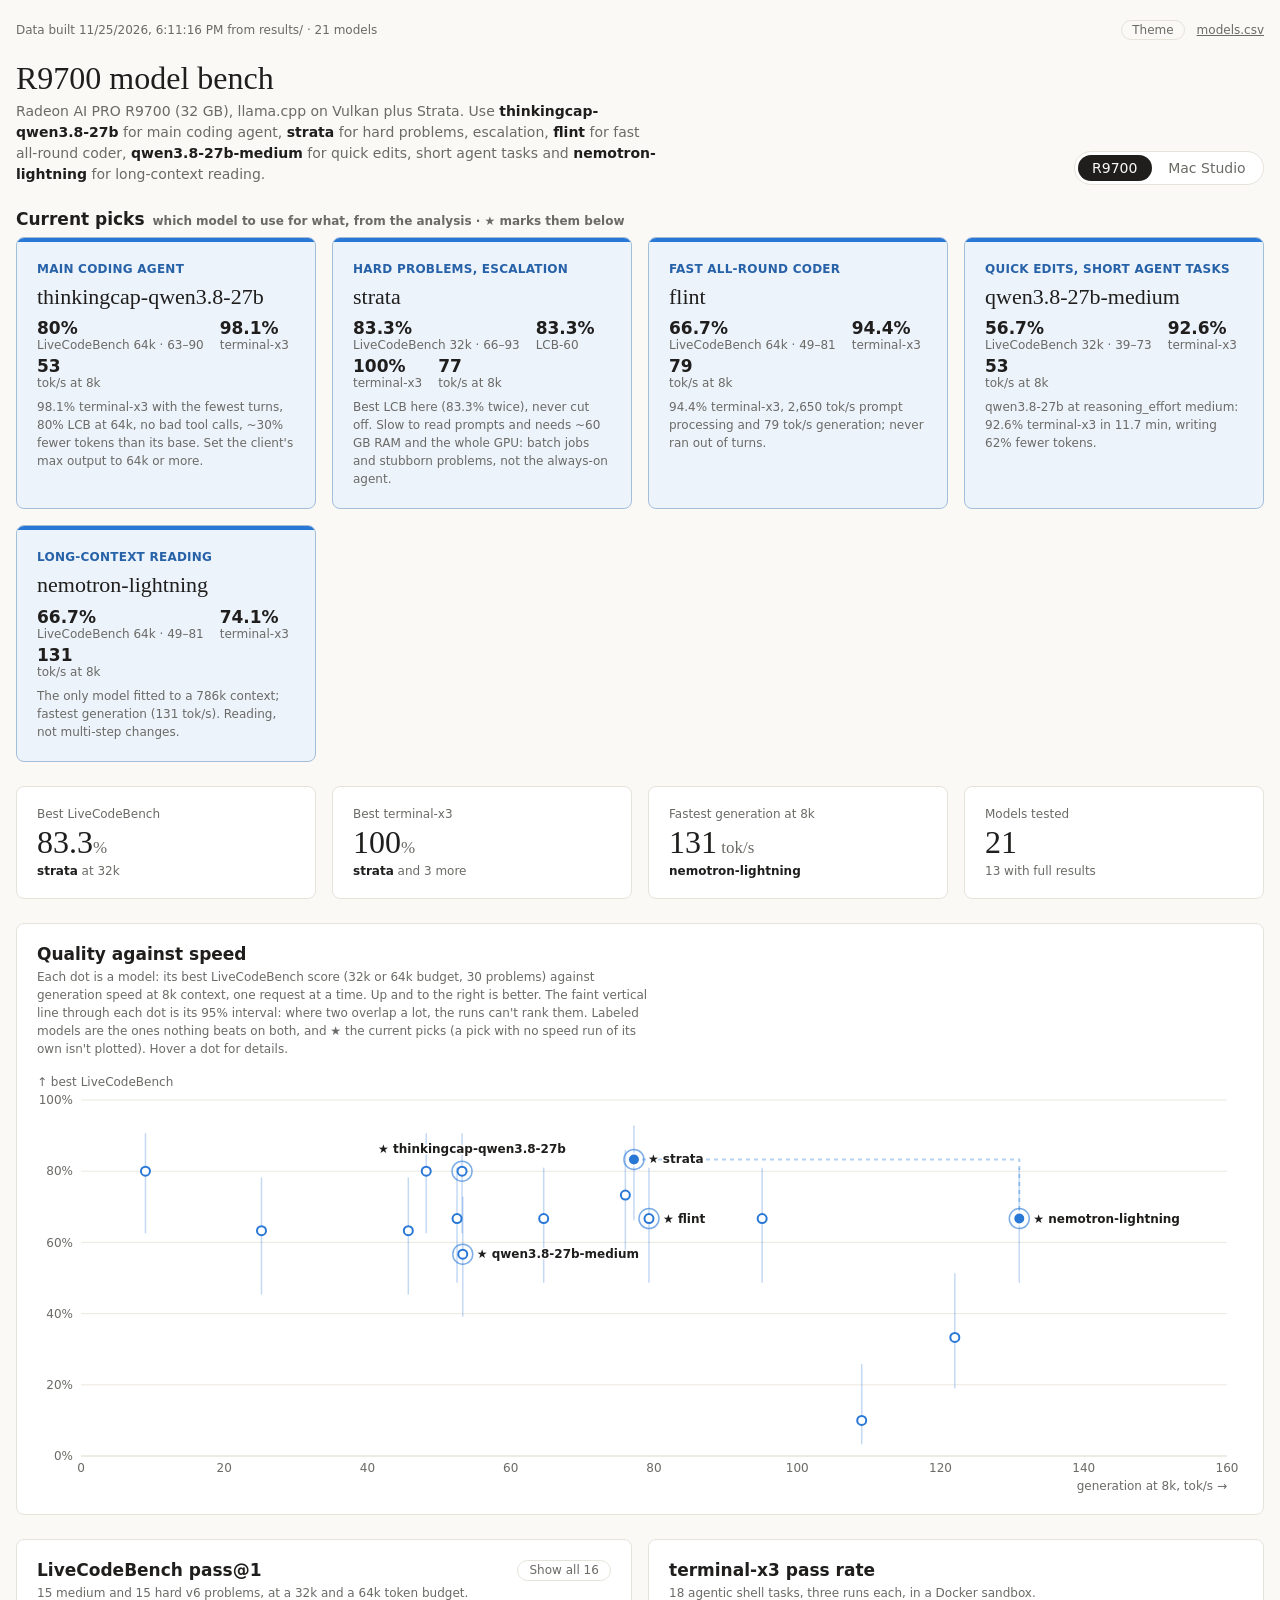
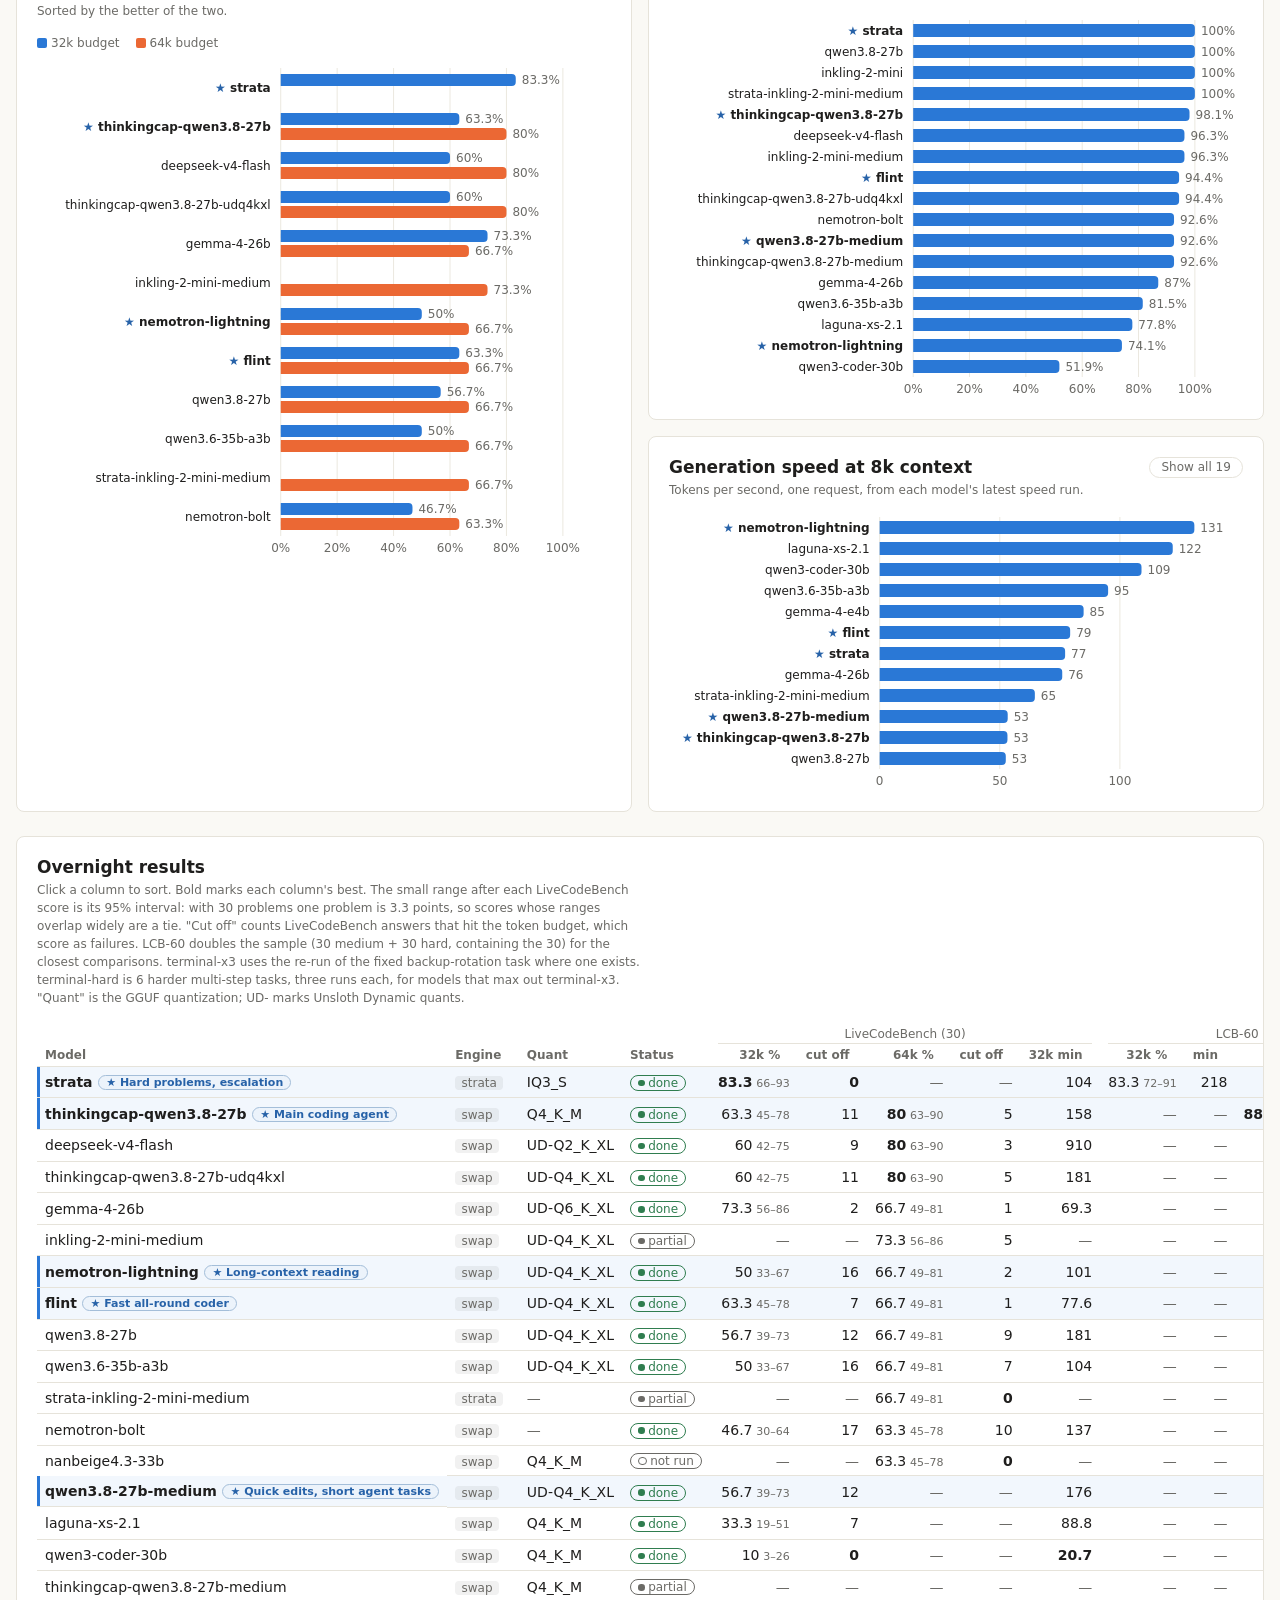
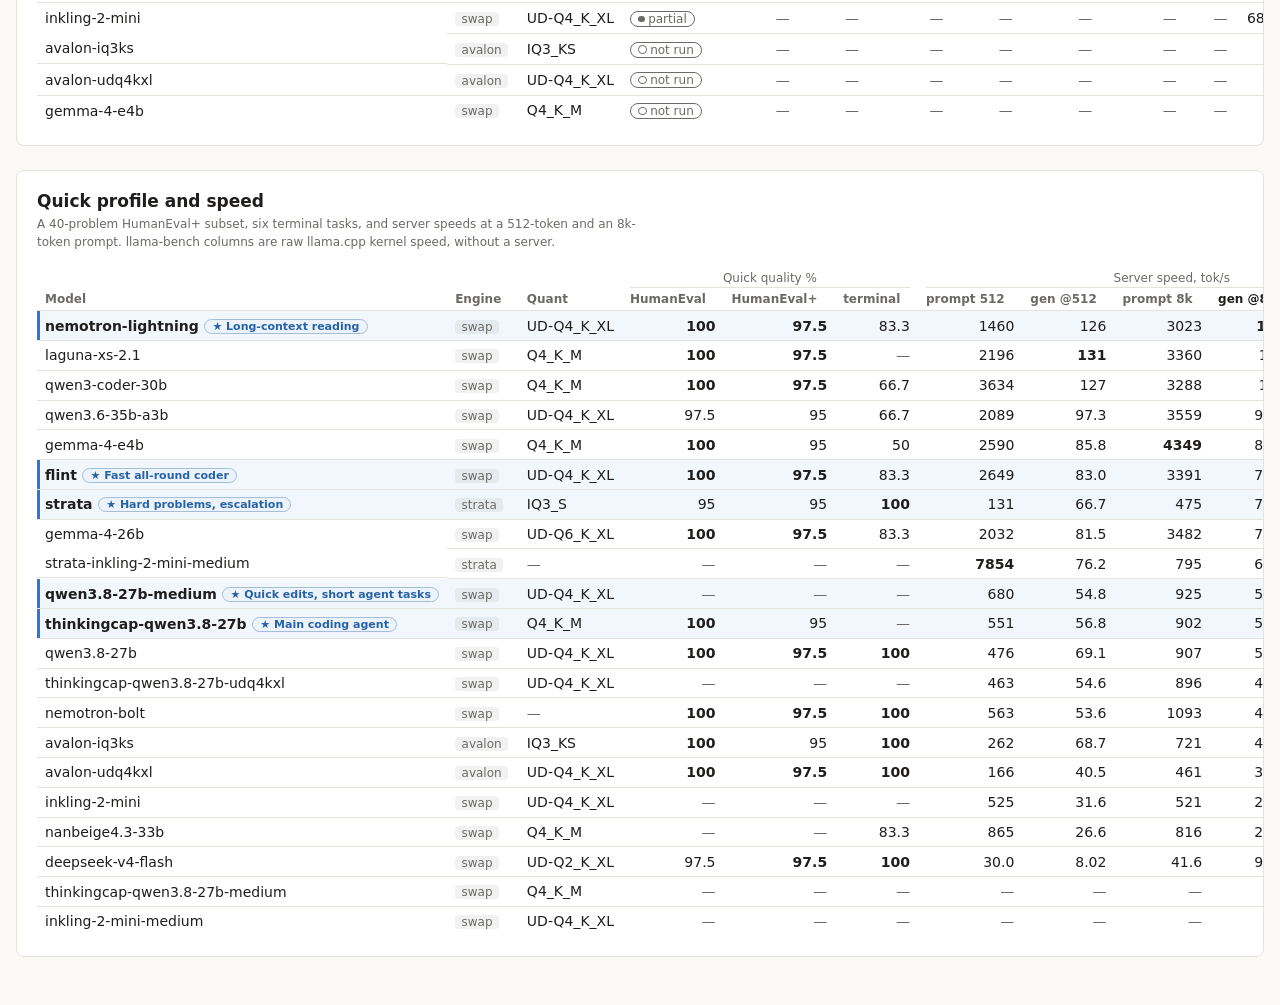
<file: dashboard/index.html>
<!doctype html>
<html lang="en">
<head>
<meta charset="utf-8">
<meta name="viewport" content="width=device-width, initial-scale=1">
<title>Model bench</title>
<link rel="icon" href="favicon.svg" type="image/svg+xml">
<link rel="stylesheet" href="theme.css">
</head>
<body>
<div class="shell">
  <div class="shell-bar">
    <span id="updated">Loading…</span>
    <span class="shell-actions">
      <button type="button" id="theme-toggle" aria-label="Toggle light or dark theme">Theme</button>
      <a id="csv-link" href="data/models.csv" download>models.csv</a>
    </span>
  </div>
  <div id="dash-root"></div>
</div>

<script src="vendor/d3.v7.9.0.min.js"></script>
<script>
// Datasets the page reads, by id. `aibench dashboard` writes these files.
window.DASH_DATASETS = { models: 'data/models.csv', mac: 'data-mac/models.csv' };
</script>
<script src="dash-local.js"></script>
</body>
</html>
</file>
<file: dashboard/theme.css>
/* Design tokens page.html uses. On claude.ai the Dashboard type supplies these;
   locally this file does, in light and dark. */
:root {
  color-scheme: light;
  --font-anthropic-sans: system-ui, -apple-system, "Segoe UI", Roboto, "Helvetica Neue", Arial, sans-serif;
  --font-anthropic-serif: "Iowan Old Style", "Palatino Linotype", Palatino, Georgia, serif;

  --color-fg: #1f1e1d;
  --color-fg-muted: #6b6a66;
  --color-bg: #faf9f5;
  --color-panel: #ffffff;
  --color-border-line: #e6e3da;
  --color-ok: #2f7d4f;
  --color-warn: #b26a00;
  --color-bad: #c0392b;

  /* Categorical order from the dataviz reference palette (validated for CVD on both surfaces). */
  --dash-series-0: #2a78d6;
  --dash-series-1: #eb6834;
  --dash-series-2: #1baf7a;
  --dash-series-3: #eda100;
  --dash-series-4: #e87ba4;
  --dash-series-5: #008300;
  --dash-series-6: #6250d6;
  --dash-series-7: #e34948;

  --cds-gap-xs: 0.25rem;
  --cds-gap-sm: 0.5rem;
  --cds-gap-md: 1rem;
  --cds-gap-lg: 1.5rem;
  --cds-pad-xs: 0.25rem;
  --cds-pad-sm: 0.5rem;
  --cds-pad-lg: 1.25rem;
  --cds-radius: 0.5rem;
  --cds-font-size-title: 2rem;
  --cds-font-size-heading: 1.0625rem;
  --cds-font-size-body: 0.875rem;
  --cds-font-size-caption: 0.75rem;
  --cds-font-weight-medium: 550;
  --cds-surface-popover: var(--color-panel);
  --cds-border: var(--color-border-line);
  --cds-shadow-popover: 0 4px 16px rgb(0 0 0 / 0.12);
  --cds-text-secondary: var(--color-fg-muted);
  --cds-chart-grid: #ebe8df;
  --cds-dur-slow: 300ms;
}

@media (prefers-color-scheme: dark) {
  :root:not([data-theme="light"]) {
    color-scheme: dark;
    --color-fg: #ecebe6;
    --color-fg-muted: #a3a29c;
    --color-bg: #1c1b19;
    --color-panel: #262523;
    --color-border-line: #3a3936;
    --color-ok: #5cbf83;
    --color-warn: #e0a040;
    --color-bad: #e5675a;
    --dash-series-0: #3987e5;
    --dash-series-1: #d95926;
    --dash-series-2: #199e70;
    --dash-series-3: #c98500;
    --dash-series-4: #d55181;
    --dash-series-5: #0ca30c;
    --dash-series-6: #9085e9;
    --dash-series-7: #e66767;
    --cds-shadow-popover: 0 4px 16px rgb(0 0 0 / 0.5);
    --cds-chart-grid: #34332f;
  }
}
:root[data-theme="dark"] {
  color-scheme: dark;
  --color-fg: #ecebe6;
  --color-fg-muted: #a3a29c;
  --color-bg: #1c1b19;
  --color-panel: #262523;
  --color-border-line: #3a3936;
  --color-ok: #5cbf83;
  --color-warn: #e0a040;
  --color-bad: #e5675a;
  --dash-series-0: #3987e5;
  --dash-series-1: #d95926;
  --dash-series-2: #199e70;
  --dash-series-3: #c98500;
  --dash-series-4: #d55181;
  --dash-series-5: #0ca30c;
  --dash-series-6: #9085e9;
  --dash-series-7: #e66767;
  --cds-shadow-popover: 0 4px 16px rgb(0 0 0 / 0.5);
  --cds-chart-grid: #34332f;
}

* { box-sizing: border-box; }
html, body { margin: 0; }
body {
  background: var(--color-bg);
  color: var(--color-fg);
  font-family: var(--font-anthropic-sans);
}
.shell { max-width: 84rem; margin: 0 auto; padding: 1.25rem 1rem 3rem; }
.shell-bar {
  display: flex; flex-wrap: wrap; justify-content: space-between; align-items: center; gap: 0.5rem;
  font-size: var(--cds-font-size-caption); color: var(--color-fg-muted); margin-bottom: 1.25rem;
}
.shell-actions { display: inline-flex; gap: 0.75rem; align-items: center; }
.shell-bar a { color: inherit; }
.shell-bar button {
  font: inherit; color: inherit; background: none; cursor: pointer;
  border: 1px solid var(--color-border-line); border-radius: 999px; padding: 0.125rem 0.625rem;
}
.dash-skeleton { color: transparent !important; background: var(--color-border-line); border-radius: 4px; }
</file>
